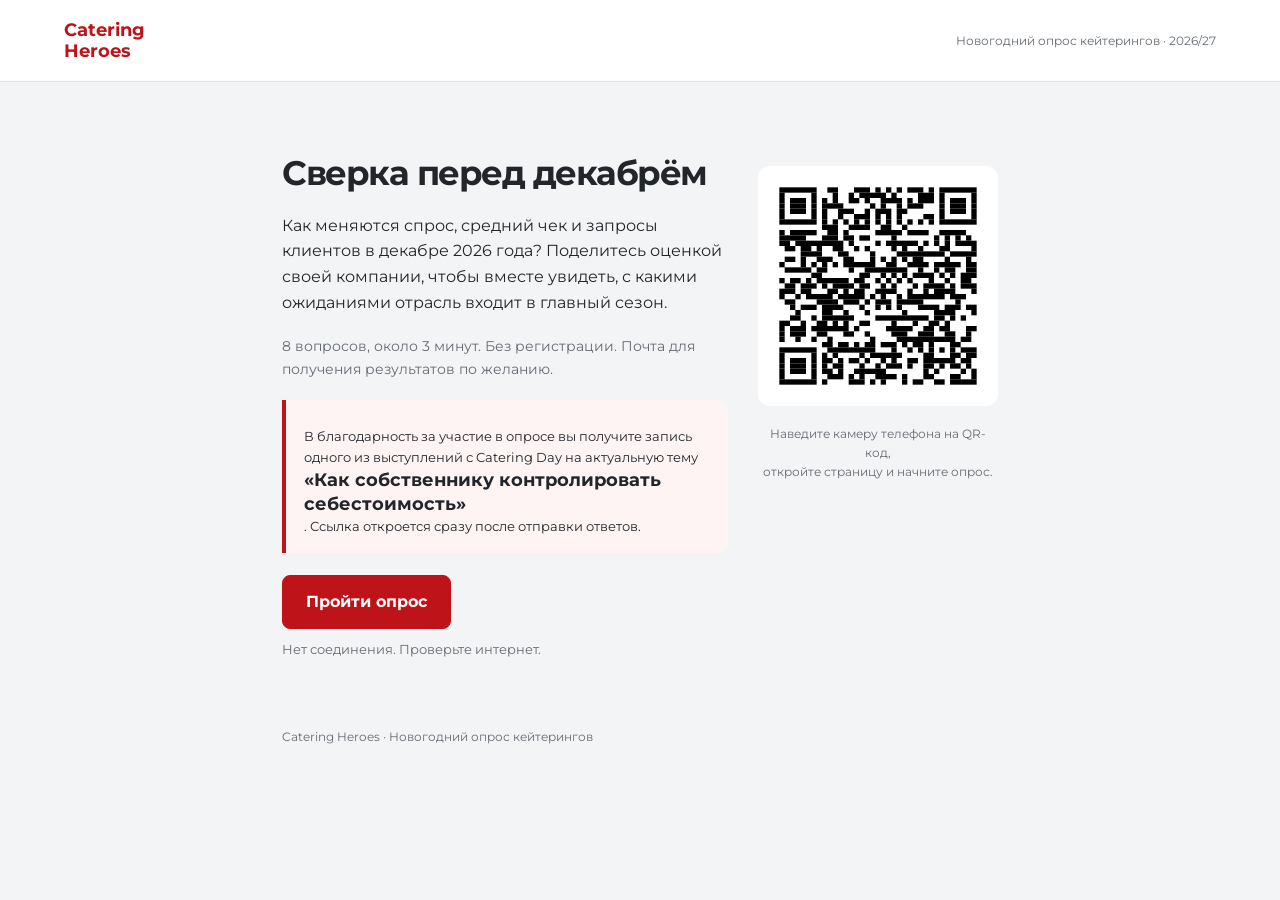
<file: index.html>
<!doctype html><html lang="ru"><head><meta charset="utf-8"><meta name="viewport" content="width=device-width,initial-scale=1"><title>Новогодний опрос кейтерингов — Catering Heroes</title><link rel="stylesheet" href="style.css?v=20261123c"></head><body><header class="brand"><strong>Catering<br>Heroes</strong><span>Новогодний опрос кейтерингов · 2026/27</span></header><main><section id="intro" class="intro"><h1>Сверка перед декабрём</h1><p>Как меняются спрос, средний чек и запросы клиентов в декабре 2026 года? Поделитесь оценкой своей компании, чтобы вместе увидеть, с какими ожиданиями отрасль входит в главный сезон.</p><p class="hint">8 вопросов, около 3 минут. Без регистрации. Почта для получения результатов по желанию.</p><div class="bonus"><p>В благодарность за участие в опросе вы получите запись одного из выступлений с Catering Day на актуальную тему <strong>«Как собственнику контролировать себестоимость»</strong>. Ссылка откроется сразу после отправки ответов.</p></div><div class="intro-qr"><img src="qr.svg" alt="QR-код на эту страницу опроса" width="260" height="260"><p>Наведите камеру телефона на QR-код,<br>откройте страницу и начните опрос.</p></div><button class="primary" id="start">Пройти опрос</button><p class="status" id="connection"></p></section><form id="survey" hidden novalidate><div class="progress"><i id="progress"></i></div><div class="step" id="step"></div><section class="panel" id="question"></section><p class="error" id="error" role="alert"></p><div class="actions"><button class="secondary" type="button" id="back">Назад</button><button class="primary" type="submit" id="next">Далее</button></div><p class="status">Черновик сохраняется на этом устройстве. Ответы попадут организатору после отправки.</p></form><section class="panel" id="success" hidden><div class="success-mark">✓</div><h1>Спасибо за участие!</h1><p>Ваш ответ сохранён. Результаты обсудим вместе с экспертами.</p><div class="bonus"><strong>Как собственнику контролировать себестоимость</strong><p>Ваш бонус — запись выступления с Catering Day о фудкосте и оптимизации учёта. Спикер — Мария Пузанова.</p><p><a class="primary" href="https://disk.yandex.ru/i/1xZVs3vrY2Og2g" target="_blank" rel="noopener noreferrer">Смотреть запись</a></p><p class="hint">Сохраните ссылку, чтобы вернуться к записи позже.</p></div><section class="full-recording"><h2>Одно выступление только начало. Заберите все 16 видео Catering Day</h2><p>Полная запись Catering Day: все выступления с актуальными темами для собственников и руководителей кейтеринга.</p><p>Смотрите в удобном темпе, возвращайтесь к нужным темам и обсуждайте идеи с командой.</p><p><strong>До 1 декабря действуют специальные условия на покупку записей.</strong></p><a class="secondary" href="https://t.me/Elechka_AE" target="_blank" rel="noopener noreferrer">Узнать подробности</a></section><p class="hint" id="results-confirmation"></p><button class="secondary" id="edit">Изменить свой ответ</button></section><footer>Catering Heroes · Новогодний опрос кейтерингов</footer></main><script src="config.js?v=20261123c"></script><script src="questions.js?v=20261123c"></script><script src="api.js?v=20261123c"></script><script src="participant.js?v=20261123c"></script></body></html>
</file>
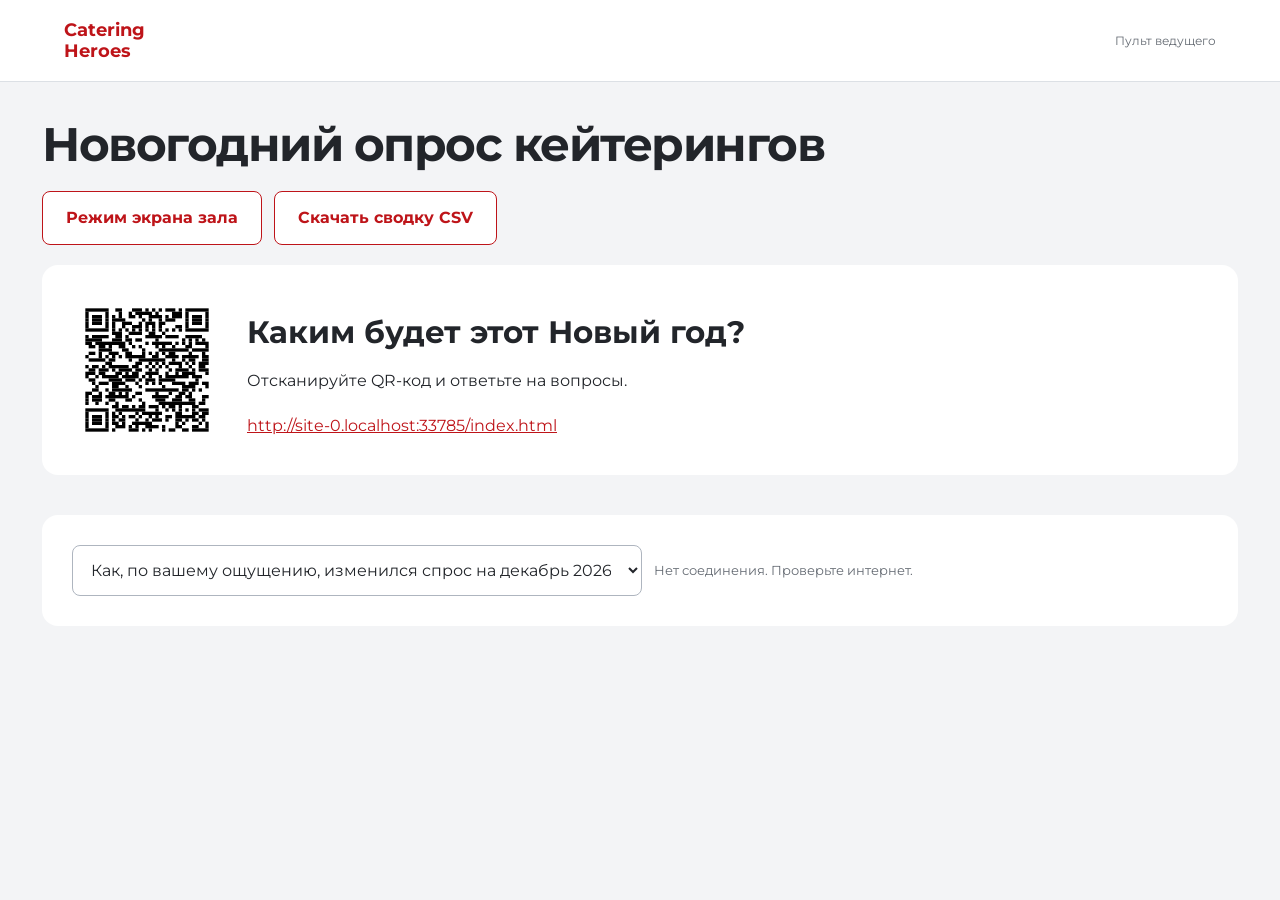
<file: dashboard.html>
<!doctype html><html lang="ru"><head><meta charset="utf-8"><meta name="viewport" content="width=device-width,initial-scale=1"><title>Пульт ведущего — Catering Heroes</title><link rel="stylesheet" href="style.css?v=20261122b"></head><body class="dashboard"><header class="brand"><strong>Catering<br>Heroes</strong><span>Пульт ведущего</span></header><main><div class="private"><h1>Новогодний опрос кейтерингов</h1><div class="toolbar"><button class="secondary" id="present">Режим экрана зала</button><button class="secondary" id="export">Скачать сводку CSV</button></div></div><section class="panel join"><img id="qr" alt="QR-код для участия в опросе"><div><h2>Каким будет этот Новый год?</h2><p>Отсканируйте QR-код и ответьте на вопросы.</p><a id="join" target="_blank" rel="noopener"></a></div></section><div class="metrics" id="metrics"></div><section class="panel"><div class="toolbar"><select id="select" aria-label="Вопрос для показа"></select><span class="status" id="status" role="status">Подключаемся…</span></div><div id="chart"></div></section></main><script src="config.js?v=20261122b"></script><script src="questions.js?v=20261122b"></script><script src="api.js?v=20261122b"></script><script src="dashboard.js?v=20261122b"></script></body></html>
</file>
<file: style.css>
@import url('https://fonts.googleapis.com/css2?family=Montserrat:wght@400;500;600;700;800&display=swap');
:root{--red:#be1419;--ink:#22252a;--muted:#656b73;--line:#dce0e5;--bg:#f3f4f6}*{box-sizing:border-box}body{margin:0;background:var(--bg);color:var(--ink);font:16px/1.6 Montserrat,system-ui,sans-serif}button,input,textarea,select{font:inherit}button,a,input,textarea,select{touch-action:manipulation}button{cursor:pointer}button:disabled{cursor:wait;opacity:.55}a{color:var(--red)}:focus-visible{outline:3px solid #e7a109;outline-offset:3px}.brand{display:flex;align-items:center;justify-content:space-between;gap:20px;padding:20px 5vw;background:#fff;border-bottom:1px solid var(--line)}.brand strong{font-size:18px;line-height:1.15;color:var(--red)}.brand span{font-size:12px;color:var(--muted)}main{max-width:760px;margin:36px auto;padding:0 22px 60px}.intro{padding:26px 0 20px}h1{font-size:clamp(30px,5vw,47px);line-height:1.13;letter-spacing:-1.5px;margin:10px 0 20px}h2{font-size:clamp(23px,4vw,31px);line-height:1.25;margin:12px 0 16px}p{margin:10px 0 20px}.muted,.hint{color:var(--muted)}.hint{font-size:14px}.panel{background:#fff;padding:30px;border-radius:16px;margin:20px 0}.progress{height:5px;background:#e0e3e8;border-radius:5px;overflow:hidden}.progress i{display:block;height:100%;background:var(--red);transition:width .2s}.step{font-size:13px;color:var(--muted);margin-top:16px}.choice{display:flex;align-items:center;gap:12px;padding:15px 16px;margin:10px 0;border:1px solid var(--line);border-radius:10px;cursor:pointer}.choice:has(input:checked){border-color:var(--red);background:#fff4f4}.choice input{width:20px;height:20px;accent-color:var(--red);flex-shrink:0}input[type=text],input[type=number],input[type=password],input[type=url],textarea,select{width:100%;padding:14px;border:1px solid #aeb5bf;border-radius:8px;background:#fff;color:var(--ink)}textarea{min-height:125px;resize:vertical}label.field{display:block;margin:18px 0 6px;font-weight:600;font-size:14px}.actions{display:flex;gap:12px;justify-content:space-between;margin-top:25px;flex-wrap:wrap}.primary,.secondary{border:1px solid var(--red);padding:13px 23px;border-radius:8px;font-weight:700;text-decoration:none;display:inline-block}.primary{background:var(--red);color:white}.secondary{background:#fff;color:var(--red)}.error{color:#a00911;font-size:14px;min-height:24px}.ok{color:#177144}.status{font-size:13px;color:var(--muted)}.unit{font-size:14px;margin-top:4px;color:var(--muted)}.dashboard main{max-width:1240px}.toolbar{display:flex;gap:12px;align-items:center;flex-wrap:wrap}.toolbar select{max-width:570px}.metrics{display:flex;gap:12px;flex-wrap:wrap}.metric{background:#fff;border-radius:12px;padding:20px 26px;flex:1;min-width:170px}.metric b{display:block;font-size:35px;line-height:1.2}.metric small{color:var(--muted)}.bar-row{margin:22px 0}.bar-label{display:flex;justify-content:space-between;gap:18px;font-size:15px}.bar{height:16px;background:#edf0f3;margin-top:8px;border-radius:5px;overflow:hidden}.bar i{display:block;height:100%;background:var(--red)}.quote{border-top:1px solid var(--line);padding:20px 0;white-space:pre-wrap}.quote strong{display:block;color:var(--red)}.join{display:flex;gap:25px;align-items:center}.join img{width:150px;height:150px}.join a{overflow-wrap:anywhere}.screen main{max-width:1440px}.screen .private,.screen .brand span{display:none}.screen .panel{padding:36px}.screen h2{font-size:38px}.screen .bar-label{font-size:22px}.screen .join{position:relative}.screen .metric b{font-size:48px}.screen .bar{height:24px}footer{font-size:12px;color:var(--muted);margin-top:28px}.success-mark{width:70px;height:70px;background:var(--red);color:white;border-radius:50%;display:grid;place-items:center;font-size:35px;margin-bottom:25px}[hidden]{display:none!important}@media(max-width:600px){main{margin:16px auto;padding:0 16px 35px}.panel{padding:22px 18px}.brand{padding:16px}.brand span{max-width:130px;text-align:right}.join{align-items:flex-start}.join img{width:100px;height:100px}.actions button{flex:1}.screen h2{font-size:27px}.bar-label{font-size:14px}}

.intro-qr{display:flex;align-items:center;gap:24px;margin:22px 0}.intro-qr img{width:230px;height:230px;background:#fff;border-radius:12px}.intro-qr p{font-size:14px;color:var(--muted)}@media(min-width:1000px){.intro{position:relative;padding-right:270px;min-height:430px}.intro-qr{position:absolute;right:0;top:26px;display:block;width:240px;text-align:center}.intro-qr img{width:240px;height:240px}.intro-qr p{font-size:12px}.intro h1{font-size:40px}}@media(max-width:600px){.intro-qr{gap:12px}.intro-qr img{width:135px;height:135px}.intro-qr p{font-size:12px}}

.bonus{background:#fff4f4;border-left:4px solid var(--red);padding:16px 18px;margin:18px 0 22px;border-radius:0 10px 10px 0}.bonus strong{font-size:18px;line-height:1.35;display:block}.bonus p{font-size:13px;margin:10px 0 0}.participation{padding:0;border:0;margin:24px 0 0}.participation legend{font-size:18px;font-weight:700}.participation input[type=email]{width:100%;padding:14px;border:1px solid #aeb5bf;border-radius:8px;background:#fff}#intro-error:empty{display:none}@media(min-width:1000px){.intro h1{font-size:34px}}
</file>
